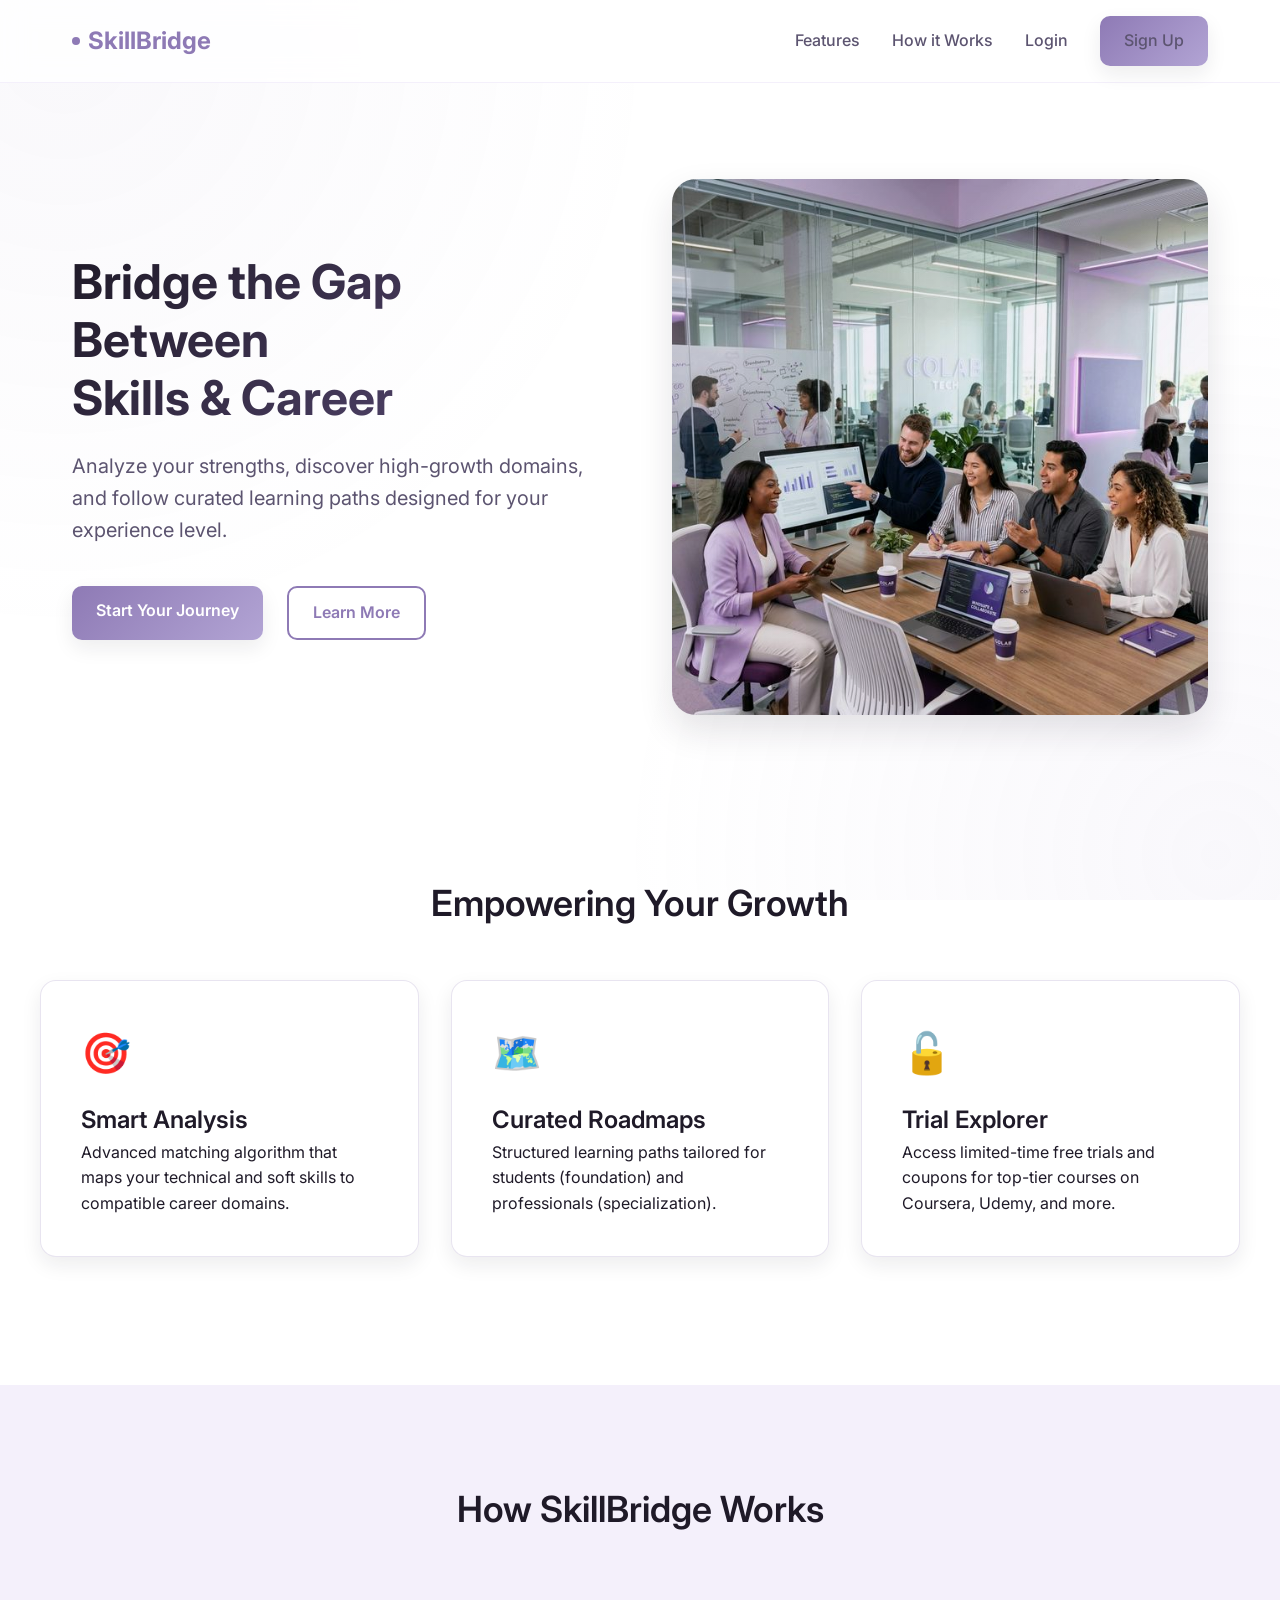
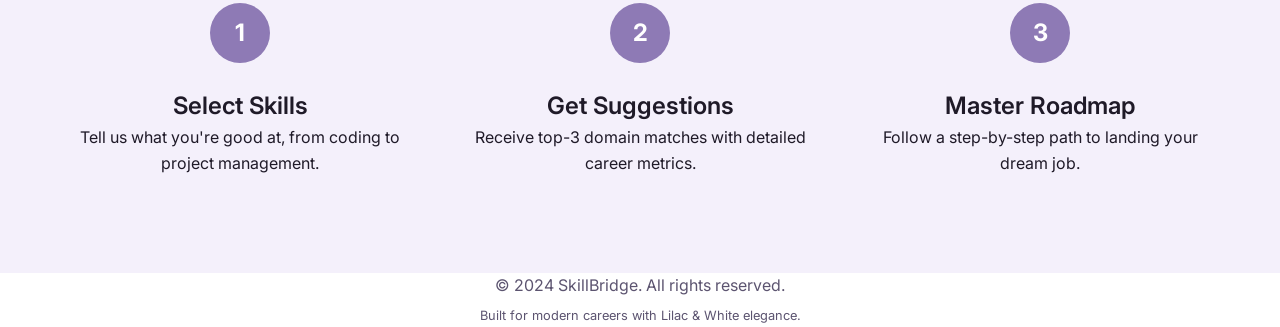
<file: frontend/index.html>
<!DOCTYPE html>
<html lang="en">
<head>
    <meta charset="UTF-8">
    <meta name="viewport" content="width=device-width, initial-scale=1.0">
    <title>SkillBridge | Connect Your Potential to Opportunity</title>
    <link rel="stylesheet" href="css/style.css?v=refresh">
</head>
<body>
    <nav>
        <div class="container">
            <a href="index.html" class="logo">
                <div class="logo-dot"></div>
                SkillBridge
            </a>
            <div class="nav-links">
                <a href="#features">Features</a>
                <a href="#how-it-works">How it Works</a>
                <div id="auth-links" class="nav-links">
                    <a href="auth.html">Login</a>
                    <a href="auth.html" class="btn btn-primary">Sign Up</a>
                </div>
                <div id="user-links" class="nav-links hidden">
                    <a href="dashboard.html">Dashboard</a>
                    <a href="#" onclick="api.logout()">Logout</a>
                </div>
            </div>
        </div>
    </nav>

    <main>
        <section class="hero container" style="display: flex; align-items: center; text-align: left; gap: 4rem; padding: 6rem 2rem;">
            <div style="flex: 1;">
                <h1 class="fade-in">Bridge the Gap Between <br><span class="text-primary">Skills & Career</span></h1>
                <p class="fade-in" style="animation-delay: 0.1s; margin-left: 0;">Analyze your strengths, discover high-growth domains, and follow curated learning paths designed for your experience level.</p>
                <div class="hero-actions fade-in" style="animation-delay: 0.2s; justify-content: flex-start;">
                    <a href="auth.html" class="btn btn-primary">Start Your Journey</a>
                    <a href="#how-it-works" class="btn btn-outline">Learn More</a>
                </div>
            </div>
            <div style="flex: 1;" class="fade-in">
                <div style="position: relative; width: 100%; border-radius: var(--radius-xl); overflow: hidden; box-shadow: var(--shadow-lg);">
                    <img src="assets/hero_people.png?v=refresh" alt="Happy students and professionals connecting" style="width: 100%; display: block; object-fit: cover;">
                    <!-- Subtle gradient overlay to blend with the theme -->
                    <div style="position: absolute; top: 0; left: 0; width: 100%; height: 100%; background: linear-gradient(135deg, rgba(142, 122, 181, 0.2) 0%, transparent 100%); mix-blend-mode: multiply;"></div>
                </div>
            </div>
        </section>

        <section id="features" class="container" style="padding: 4rem 0">
            <h2 style="text-align: center; margin-bottom: 3rem">Empowering Your Growth</h2>
            <div class="grid">
                <div class="glass-card fade-in" style="animation-delay: 0.3s">
                    <div style="font-size: 2.5rem; margin-bottom: 1rem">🎯</div>
                    <h3>Smart Analysis</h3>
                    <p>Advanced matching algorithm that maps your technical and soft skills to compatible career domains.</p>
                </div>
                <div class="glass-card fade-in" style="animation-delay: 0.4s">
                    <div style="font-size: 2.5rem; margin-bottom: 1rem">🗺️</div>
                    <h3>Curated Roadmaps</h3>
                    <p>Structured learning paths tailored for students (foundation) and professionals (specialization).</p>
                </div>
                <div class="glass-card fade-in" style="animation-delay: 0.5s">
                    <div style="font-size: 2.5rem; margin-bottom: 1rem">🔓</div>
                    <h3>Trial Explorer</h3>
                    <p>Access limited-time free trials and coupons for top-tier courses on Coursera, Udemy, and more.</p>
                </div>
            </div>
        </section>

        <section id="how-it-works" style="background: var(--secondary); padding: 6rem 0; margin-top: 4rem">
            <div class="container">
                <h2 style="text-align: center; margin-bottom: 4rem">How SkillBridge Works</h2>
                <div style="display: flex; gap: 4rem; flex-wrap: wrap; justify-content: center">
                    <div style="flex: 1; min-width: 250px; text-align: center">
                        <div style="width: 60px; height: 60px; background: var(--primary); color: white; border-radius: 50%; display: flex; align-items: center; justify-content: center; margin: 0 auto 1.5rem; font-weight: 700; font-size: 1.5rem">1</div>
                        <h3>Select Skills</h3>
                        <p>Tell us what you're good at, from coding to project management.</p>
                    </div>
                    <div style="flex: 1; min-width: 250px; text-align: center">
                        <div style="width: 60px; height: 60px; background: var(--primary); color: white; border-radius: 50%; display: flex; align-items: center; justify-content: center; margin: 0 auto 1.5rem; font-weight: 700; font-size: 1.5rem">2</div>
                        <h3>Get Suggestions</h3>
                        <p>Receive top-3 domain matches with detailed career metrics.</p>
                    </div>
                    <div style="flex: 1; min-width: 250px; text-align: center">
                        <div style="width: 60px; height: 60px; background: var(--primary); color: white; border-radius: 50%; display: flex; align-items: center; justify-content: center; margin: 0 auto 1.5rem; font-weight: 700; font-size: 1.5rem">3</div>
                        <h3>Master Roadmap</h3>
                        <p>Follow a step-by-step path to landing your dream job.</p>
                    </div>
                </div>
            </div>
        </section>
    </main>

    <footer class="container">
        <p>&copy; 2024 SkillBridge. All rights reserved.</p>
        <p style="margin-top: 0.5rem; font-size: 0.8rem">Built for modern careers with Lilac & White elegance.</p>
    </footer>

    <script src="js/api.js"></script>
    <script>
        document.addEventListener('DOMContentLoaded', () => {
            const user = api.getUser();
            if (user) {
                document.getElementById('auth-links').classList.add('hidden');
                document.getElementById('user-links').classList.remove('hidden');
            }
        });
    </script>
</body>
</html>
</file>
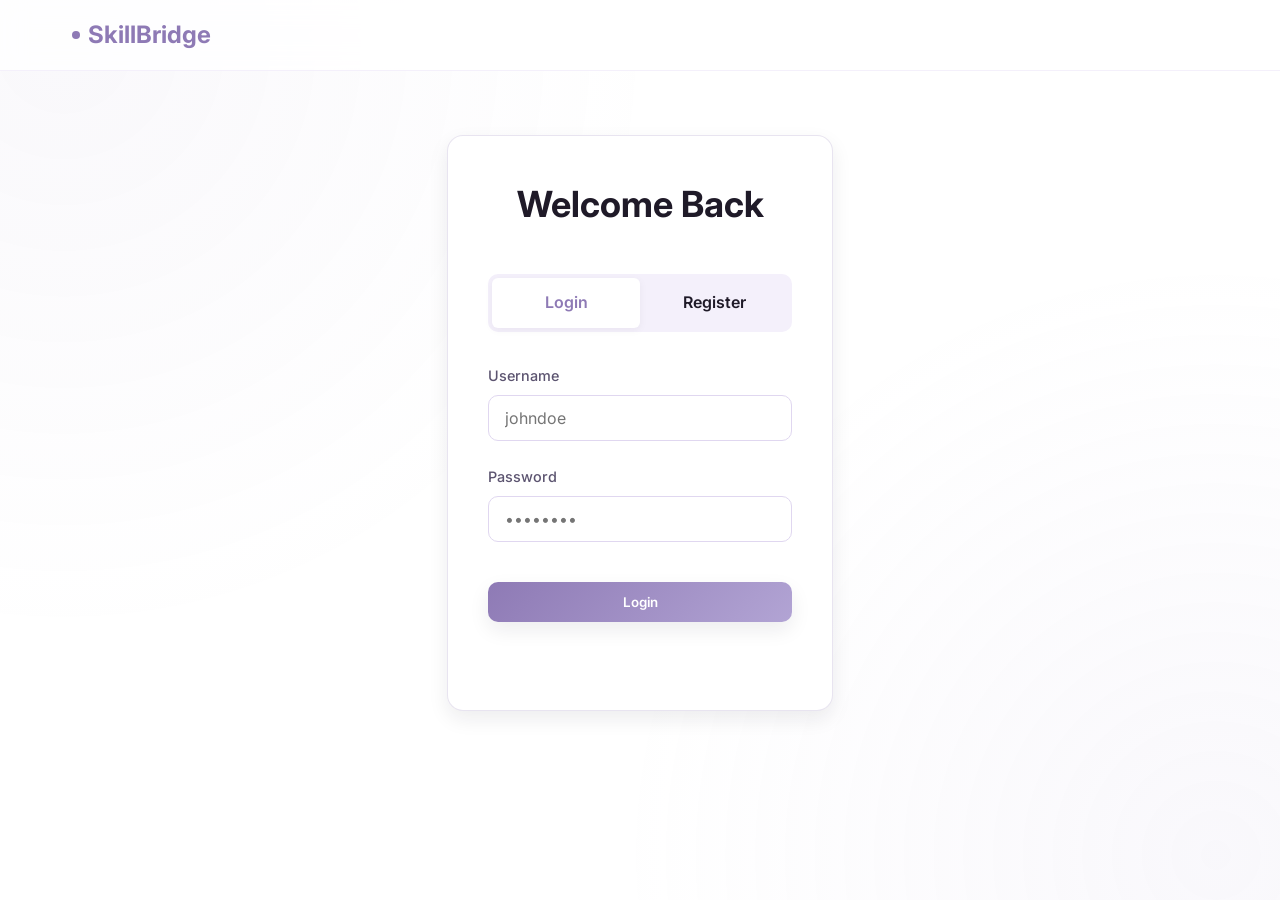
<file: frontend/auth.html>
<!DOCTYPE html>
<html lang="en">
<head>
    <meta charset="UTF-8">
    <meta name="viewport" content="width=device-width, initial-scale=1.0">
    <title>SkillBridge | Join Us</title>
    <link rel="stylesheet" href="css/style.css">
</head>
<body>
    <nav>
        <div class="container">
            <a href="index.html" class="logo"><div class="logo-dot"></div>SkillBridge</a>
        </div>
    </nav>

    <div class="auth-container container">
        <div class="glass-card fade-in" style="max-width: 480px; margin: 0 auto;">
            <h2 style="text-align: center; margin-bottom: 2.5rem; font-size: 2.25rem; font-weight: 700;" id="auth-title">Welcome Back</h2>
            
            <div class="auth-tabs">
                <div class="auth-tab active" id="tab-login" onclick="switchAuth('login')">Login</div>
                <div class="auth-tab" id="tab-register" onclick="switchAuth('register')">Register</div>
            </div>

            <form id="auth-form">
                <div id="step-1" class="auth-step">
                    <div id="username-group" class="form-group">
                        <label for="username">Username</label>
                        <input type="text" id="username" placeholder="johndoe" required>
                    </div>
                    <div class="form-group">
                        <label for="password">Password</label>
                        <input type="password" id="password" placeholder="••••••••" required>
                    </div>
                    <button type="button" class="btn btn-primary hidden" style="width: 100%; margin-top: 1rem" id="btn-next">Next</button>
                    <button type="submit" class="btn btn-primary" style="width: 100%; margin-top: 1rem" id="auth-submit">Login</button>
                </div>

                <div id="step-2" class="auth-step hidden">
                    <div class="form-group">
                        <label for="semester">Engineering Semester</label>
                        <select id="semester">
                            <option value="1">Semester 1</option>
                            <option value="2">Semester 2</option>
                            <option value="3">Semester 3</option>
                            <option value="4">Semester 4</option>
                            <option value="5">Semester 5</option>
                            <option value="6">Semester 6</option>
                            <option value="7">Semester 7</option>
                            <option value="8">Semester 8</option>
                        </select>
                    </div>
                    <div class="form-group">
                        <label for="branch">Branch</label>
                        <select id="branch" onchange="document.getElementById('other-branch').classList.toggle('hidden', this.value !== 'OTHER')">
                            <option value="CSE">Computer Science & Engineering</option>
                            <option value="IT">Information Technology</option>
                            <option value="ECE">Electronics & Communication</option>
                            <option value="MECH">Mechanical Engineering</option>
                            <option value="CIVIL">Civil Engineering</option>
                            <option value="OTHER">Other</option>
                        </select>
                        <input type="text" id="other-branch" placeholder="Please specify your branch" class="hidden" style="margin-top: 0.5rem; width: 100%;">
                    </div>
                    <div class="form-group">
                        <label>Interests</label>
                        <div class="interests-grid">
                            <label class="interest-pill"><input type="checkbox" name="interest" value="Software Engineering"> <span>Software Eng.</span></label>
                            <label class="interest-pill"><input type="checkbox" name="interest" value="Core Electronics & Hardware"> <span>Hardware/Electronics</span></label>
                            <label class="interest-pill"><input type="checkbox" name="interest" value="Mechanical & Automotive"> <span>Mechanical</span></label>
                            <label class="interest-pill"><input type="checkbox" name="interest" value="Civil & Infrastructure"> <span>Civil Eng.</span></label>
                            <label class="interest-pill"><input type="checkbox" name="interest" value="Data Science & AI"> <span>Data & AI</span></label>
                            <label class="interest-pill"><input type="checkbox" name="interest" value="Design & UX"> <span>Design & UX</span></label>
                            <label class="interest-pill"><input type="checkbox" name="interest" value="Management & Business"> <span>Management</span></label>
                            <label class="interest-pill"><input type="checkbox" name="interest" value="Research & Academics"> <span>Research</span></label>
                        </div>
                        <style>
                            .interests-grid {
                                display: grid; grid-template-columns: 1fr 1fr; gap: 0.75rem; margin-top: 0.75rem;
                            }
                            .interest-pill {
                                position: relative;
                                display: block;
                                cursor: pointer;
                            }
                            .interest-pill input {
                                position: absolute;
                                opacity: 0;
                                cursor: pointer;
                                height: 0;
                                width: 0;
                            }
                            .interest-pill span {
                                display: flex;
                                justify-content: center;
                                align-items: center;
                                padding: 0.6rem;
                                background: rgba(255, 255, 255, 0.05);
                                border: 1px solid rgba(255, 255, 255, 0.1);
                                border-radius: var(--radius-md, 8px);
                                font-size: 0.9rem;
                                color: var(--text-muted, #a1a1aa);
                                transition: all 0.2s ease;
                                text-align: center;
                            }
                            .interest-pill:hover span {
                                border-color: rgba(255, 255, 255, 0.3);
                                background: rgba(255, 255, 255, 0.08);
                            }
                            .interest-pill input:checked ~ span {
                                background: rgba(147, 51, 234, 0.15);
                                border-color: var(--primary, #9333ea);
                                color: var(--primary, #9333ea);
                                font-weight: 600;
                            }
                        </style>
                    </div>
                    <div style="display: flex; gap: 1rem; margin-top: 1.5rem">
                        <button type="button" class="btn btn-outline" style="flex: 1;" id="btn-prev">Back</button>
                        <button type="submit" class="btn btn-primary" style="flex: 1;" id="auth-submit-register">Register</button>
                    </div>
                </div>
            </form>
            
            <p id="auth-message" style="text-align: center; margin-top: 1.5rem; color: var(--error); font-size: 0.9rem; min-height: 1.5rem"></p>
        </div>
    </div>

    <script src="js/api.js"></script>
    <script src="js/auth.js"></script>
</body>
</html>
</file>
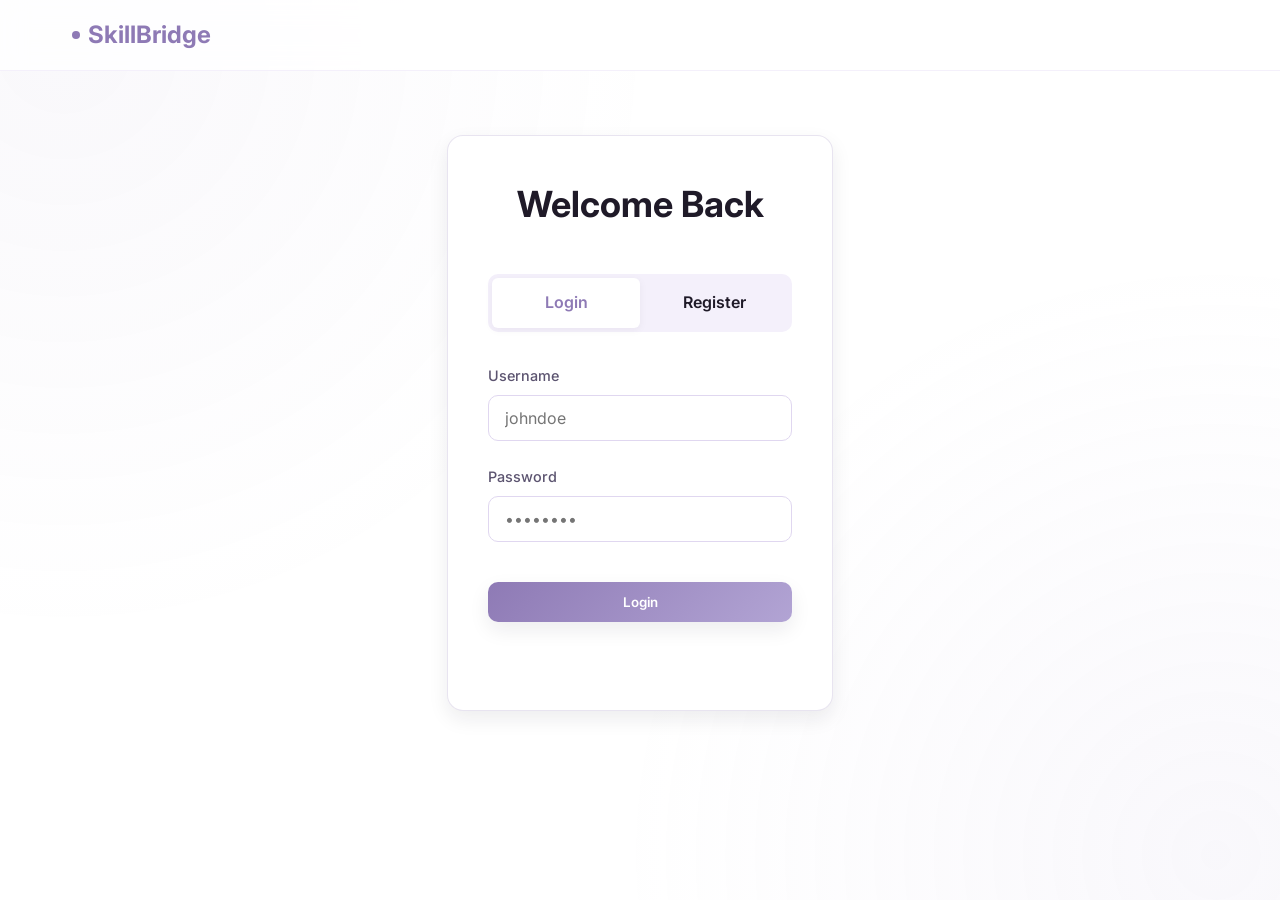
<file: frontend/dashboard.html>
<!DOCTYPE html>
<html lang="en">
<head>
    <meta charset="UTF-8">
    <meta name="viewport" content="width=device-width, initial-scale=1.0">
    <title>SkillBridge | Your Dashboard</title>
    <link rel="stylesheet" href="css/style.css">
    <style>
        .dash-header {
            display: flex;
            justify-content: space-between;
            align-items: center;
            margin-bottom: 4rem;
        }
        .user-stats {
            display: flex;
            gap: 2rem;
        }
        .stat-card {
            background: white;
            padding: 1.5rem;
            border-radius: var(--radius-md);
            border: 1px solid var(--secondary);
            text-align: center;
            min-width: 150px;
        }
        .stat-card h4 { font-size: 2rem; color: var(--primary); }
        .section-title {
            display: flex;
            justify-content: space-between;
            align-items: center;
            margin-bottom: 2rem;
            padding-bottom: 1rem;
            border-bottom: 2px solid var(--secondary);
        }
        .skill-tag {
            background: var(--primary);
            color: white;
            padding: 0.4rem 1rem;
            border-radius: 20px;
            font-size: 0.9rem;
            font-weight: 600;
        }
    </style>
</head>
<body>
    <nav>
        <div class="container">
            <a href="index.html" class="logo"><div class="logo-dot"></div>SkillBridge</a>
            <div class="nav-links">
                <a href="#" onclick="api.logout()">Logout</a>
            </div>
        </div>
    </nav>

    <div class="container" style="padding: 4rem 2rem;">
        <div id="active-path-container"></div>

        <div class="grid" style="margin-bottom: 4rem; grid-template-columns: repeat(auto-fit, minmax(240px, 1fr))">
            <div class="card" style="text-align: center; padding: 2rem">
                <h4 style="color: var(--text-light); font-size: 0.75rem; text-transform: uppercase; letter-spacing: 1px;">Skills Identified</h4>
                <p id="stat-skills" style="font-size: 3rem; font-weight: 800; color: var(--primary); margin-top: 1rem">0</p>
            </div>
            <div class="card" style="text-align: center; padding: 2rem">
                <h4 style="color: var(--text-light); font-size: 0.75rem; text-transform: uppercase; letter-spacing: 1px;">Trials Started</h4>
                <p id="stat-trials" style="font-size: 3rem; font-weight: 800; color: #FFA000; margin-top: 1rem">0</p>
            </div>
            <div class="card" style="text-align: center; padding: 2rem">
                <h4 style="color: var(--text-light); font-size: 0.75rem; text-transform: uppercase; letter-spacing: 1px;">Completed</h4>
                <p id="stat-completed" style="font-size: 3rem; font-weight: 800; color: var(--success); margin-top: 1rem">0</p>
            </div>
            <div class="card" style="text-align: center; padding: 2rem">
                <h4 style="color: var(--text-light); font-size: 0.75rem; text-transform: uppercase; letter-spacing: 1px;">Bookmarks</h4>
                <p id="stat-bookmarks" style="font-size: 3rem; font-weight: 800; color: var(--primary-dark); margin-top: 1rem">0</p>
            </div>
        </div>

        <div class="grid" style="grid-template-columns: 1fr 2fr; gap: 3rem">
            <div>
                <h3 style="margin-bottom: 2rem">My Skills</h3>
                <div id="dashboard-skills" style="display: flex; flex-wrap: wrap; gap: 0.75rem">
                    <!-- Skills will be loaded here -->
                </div>
                <a href="skills.html" class="btn btn-outline" style="margin-top: 2rem; display: inline-block">Update Skills</a>
            </div>
            
            <div>
                <h3 style="margin-bottom: 2rem">Recent Activity & Bookmarks</h3>
                <div id="dashboard-bookmarks">
                    <!-- Bookmarks will be loaded here -->
                </div>
            </div>
        </div>
    </div>


    <script src="js/api.js"></script>
    <script>checkAuth();</script>
    <script src="js/dashboard.js"></script>
</body>
</html>
</file>
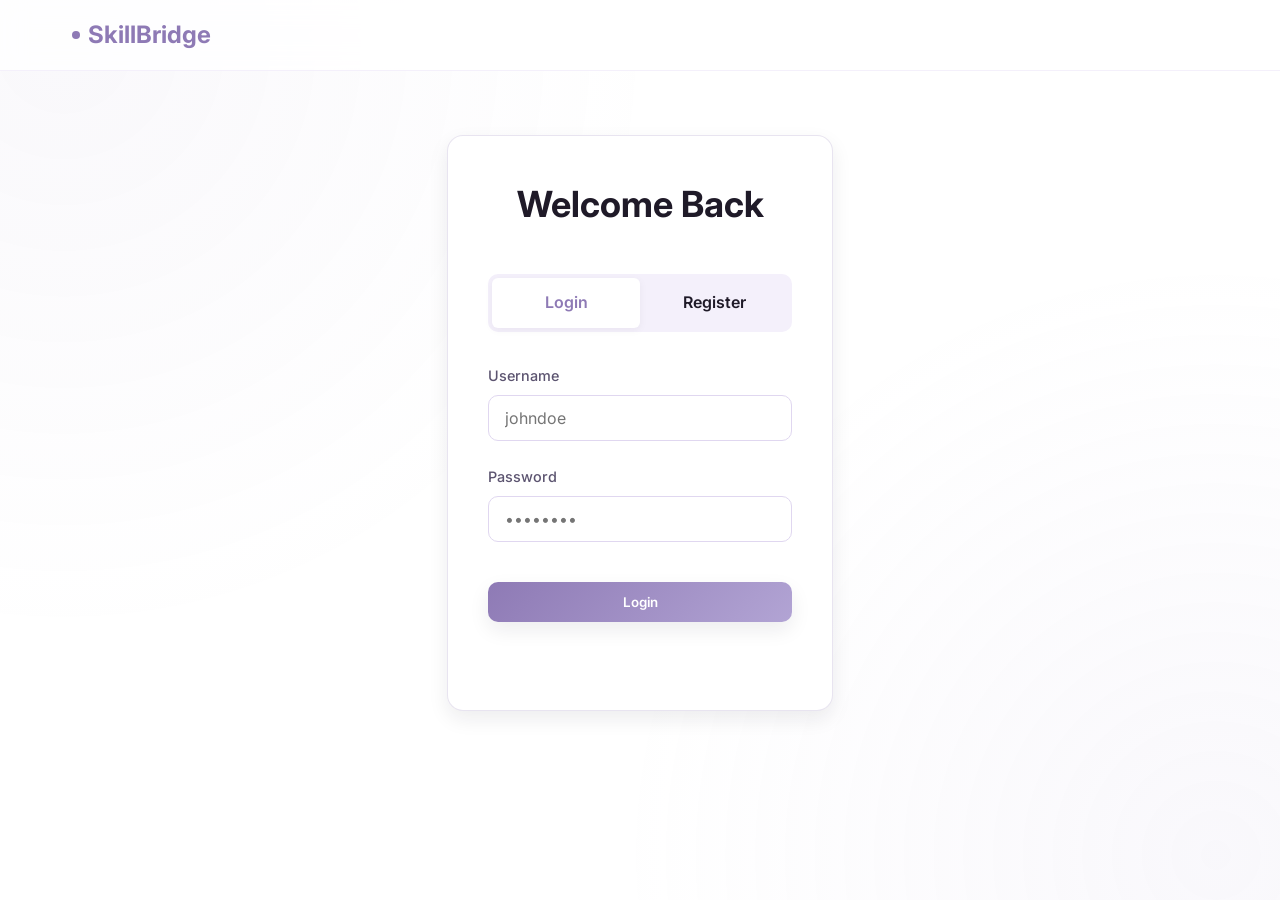
<file: frontend/domains.html>
<!DOCTYPE html>
<html lang="en">
<head>
    <meta charset="UTF-8">
    <meta name="viewport" content="width=device-width, initial-scale=1.0">
    <title>SkillBridge | Your Best Matches</title>
    <link rel="stylesheet" href="css/style.css">
</head>
<body>
    <nav>
        <div class="container">
            <a href="index.html" class="logo"><div class="logo-dot"></div>SkillBridge</a>
            <div class="nav-links">
                <a href="dashboard.html">Dashboard</a>
                <a href="#" onclick="api.logout()">Logout</a>
            </div>
        </div>
    </nav>

    <div class="container" style="padding: 4rem 2rem;">
        <div style="margin-bottom: 3rem; text-align: center;">
            <h1>Recommended for You</h1>
            <p style="color: var(--text-muted); margin-top: 0.5rem">Based on your unique skill profile, we've identified these top career paths.</p>
        </div>

        <!-- Trending Strip -->
        <div id="trending-container" style="margin-bottom: 3rem">
            <h4 style="margin-bottom: 1rem; color: var(--text-muted); font-size: 0.8rem; text-transform: uppercase; letter-spacing: 1px;">Trending Domains</h4>
            <div id="trending-strip" class="trending-strip">
                <!-- Trending pills will be injected here -->
            </div>
        </div>

        <div id="domains-grid" class="grid" style="margin-top: 3rem">
            <!-- Domain matches will be loaded here -->
            <p>Analyzing your potential...</p>
        </div>

        <div style="text-align: center; margin-top: 4rem">
            <a href="skills.html" class="btn btn-outline">← Back to Skills</a>
        </div>
    </div>


    <script src="js/api.js"></script>
    <script>checkAuth();</script>
    <script src="js/domains.js"></script>
</body>
</html>
</file>
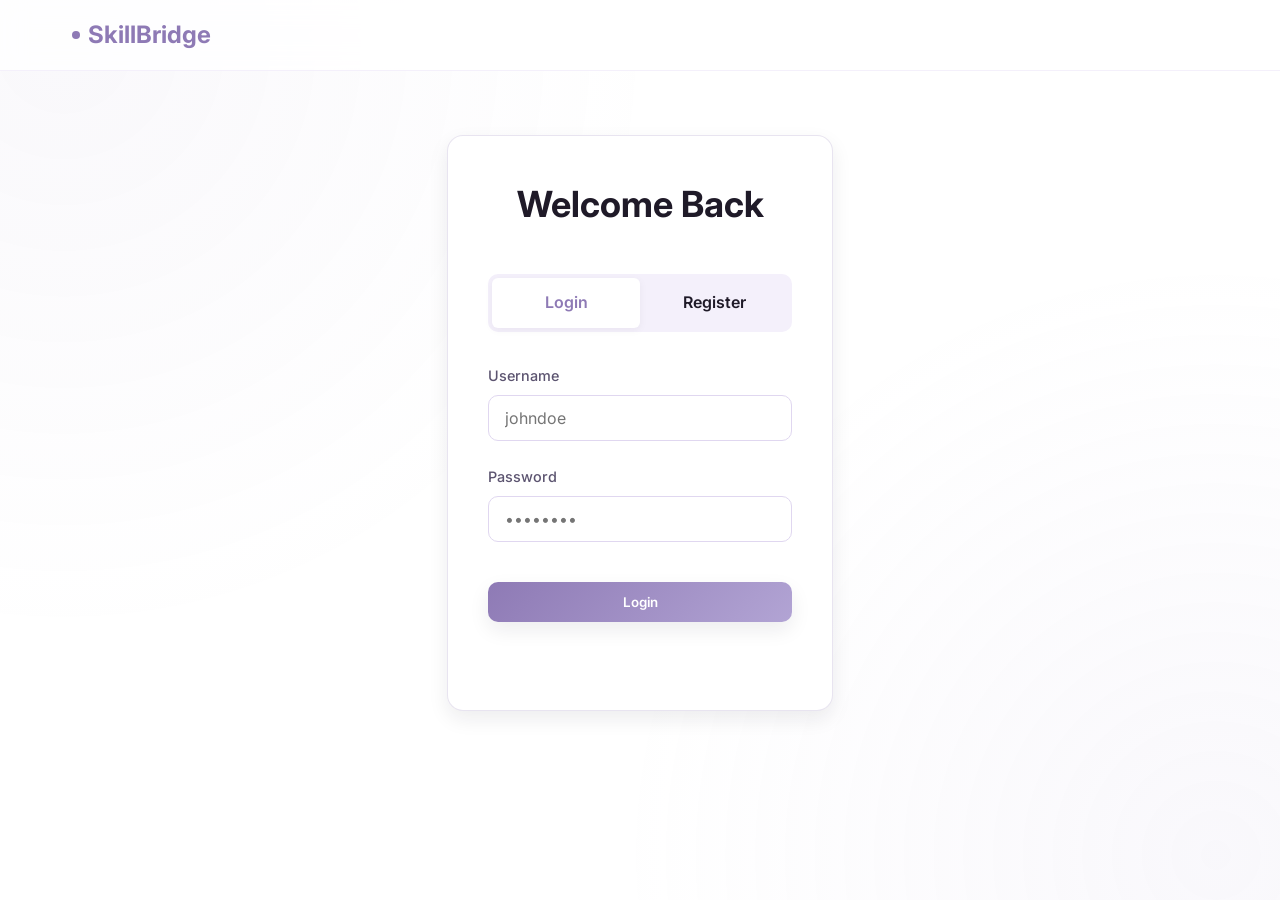
<file: frontend/onboarding.html>
<!DOCTYPE html>
<html lang="en">
<head>
    <meta charset="UTF-8">
    <meta name="viewport" content="width=device-width, initial-scale=1.0">
    <title>SkillBridge | Welcome</title>
    <link rel="stylesheet" href="css/style.css">
    <style>
        .question-card {
            background: rgba(255, 255, 255, 0.03);
            border: 1px solid rgba(255, 255, 255, 0.1);
            border-radius: var(--radius-lg);
            padding: 1.5rem;
            margin-bottom: 1.5rem;
        }
        .question-title {
            font-size: 1.1rem;
            font-weight: 600;
            margin-bottom: 1rem;
            color: var(--text);
        }
        .options-group {
            display: flex;
            flex-direction: column;
            gap: 0.75rem;
        }
        .option-label {
            display: flex;
            align-items: center;
            gap: 0.75rem;
            padding: 0.75rem 1rem;
            border: 1px solid rgba(255, 255, 255, 0.1);
            border-radius: var(--radius-md);
            cursor: pointer;
            transition: all 0.2s ease;
        }
        .option-label:hover {
            border-color: var(--primary);
            background: rgba(147, 51, 234, 0.05);
        }
        .option-label input[type="radio"] {
            accent-color: var(--primary);
        }
        .onboarding-header {
            text-align: center;
            margin-bottom: 2rem;
        }
        .onboarding-header h2 {
            font-size: 2rem;
            margin-bottom: 0.5rem;
        }
        .onboarding-header p {
            color: var(--text-muted);
        }
    </style>
</head>
<body>
    <nav>
        <div class="container">
            <a href="index.html" class="logo"><div class="logo-dot"></div>SkillBridge</a>
        </div>
    </nav>

    <div class="container" style="max-width: 600px; padding-top: 4rem;">
        <div class="glass-card fade-in">
            <div class="onboarding-header">
                <h2>Just a few questions...</h2>
                <p>We want to personalize your roadmap based on your profile.</p>
            </div>
            
            <form id="onboarding-form">
                <div id="questions-container">
                    <!-- Dynamic questions will show here -->
                </div>
                
                <button type="submit" class="btn btn-primary" style="width: 100%; margin-top: 1rem;">Continue to Dashboard</button>
            </form>
        </div>
    </div>

    <script src="js/api.js"></script>
    <script src="js/onboarding.js"></script>
</body>
</html>
</file>
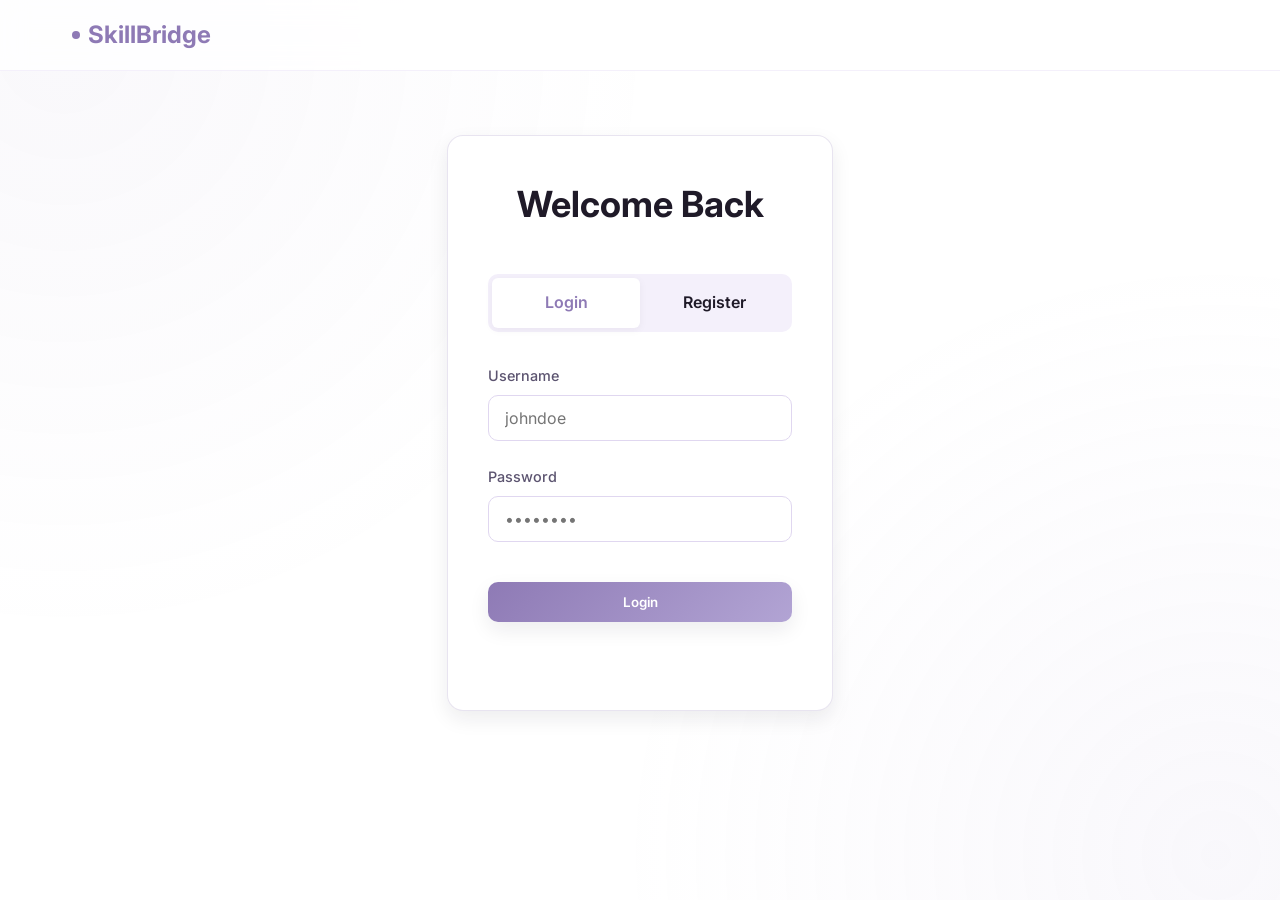
<file: frontend/roadmap.html>
<!DOCTYPE html>
<html lang="en">
<head>
    <meta charset="UTF-8">
    <meta name="viewport" content="width=device-width, initial-scale=1.0">
    <title>SkillBridge | Your Learning Roadmap</title>
    <link rel="stylesheet" href="css/style.css">
    <style>
        .course-card {
            background: white;
            padding: 2.5rem;
            border-radius: var(--radius-lg);
            border: 1px solid var(--secondary);
            display: flex;
            gap: 2.5rem;
            align-items: center;
            margin-bottom: 2.5rem;
            transition: all 0.3s cubic-bezier(0.4, 0, 0.2, 1);
            box-shadow: var(--shadow-sm);
        }
        .course-card:hover { 
            transform: translateY(-8px);
            border-color: var(--primary-light); 
            box-shadow: var(--shadow-lg); 
        }
        .platform-badge {
            background: var(--secondary);
            color: var(--primary-dark);
            padding: 0.3rem 0.8rem;
            border-radius: 6px;
            font-size: 0.75rem;
            font-weight: 800;
            display: inline-block;
            margin-bottom: 0.75rem;
            text-transform: uppercase;
            letter-spacing: 0.5px;
        }
        .trial-badge {
            background: #E8F5E9;
            color: #2E7D32;
            padding: 0.2rem 0.6rem;
            border-radius: 4px;
            font-size: 0.7rem;
            font-weight: 800;
            margin-left: 0.75rem;
            text-transform: uppercase;
        }
        .bookmark-btn {
            background: white;
            border: 1px solid var(--secondary);
            color: var(--text-light);
            width: 48px;
            height: 48px;
            border-radius: 50%;
            display: flex;
            align-items: center;
            justify-content: center;
            cursor: pointer;
            transition: all 0.3s;
            box-shadow: var(--shadow-sm);
        }
        .bookmark-btn:hover {
            border-color: var(--primary);
            color: var(--primary);
            transform: scale(1.1);
        }
        .bookmark-btn.active {
            background: var(--primary);
            color: white;
            border-color: var(--primary);
        }
        .filter-bar {
            background: var(--white);
            padding: 1.5rem 2.5rem;
            border-radius: var(--radius-lg);
            display: flex;
            gap: 2.5rem;
            margin-bottom: 4rem;
            align-items: center;
            border: 1px solid var(--secondary);
            box-shadow: var(--shadow-sm);
        }
        .roadmap-step {
            position: relative;
        }
        .roadmap-step::before {
            content: '';
            position: absolute;
            left: -32px;
            top: 0;
            bottom: -2.5rem;
            width: 2px;
            background: var(--primary-light);
            opacity: 0.5;
        }
        .roadmap-step:last-child::before { display: none; }
        .step-num {
            position: absolute;
            left: -42px;
            top: 2.5rem;
            width: 20px;
            height: 20px;
            background: var(--primary);
            border: 4px solid var(--background);
            border-radius: 50%;
            z-index: 1;
        }
    </style>
</head>
<body>
    <nav>
        <div class="container">
            <a href="index.html" class="logo"><div class="logo-dot"></div>SkillBridge</a>
            <div class="nav-links">
                <a href="dashboard.html">Dashboard</a>
                <a href="#" onclick="api.logout()">Logout</a>
            </div>
        </div>
    </nav>

    <div class="container" style="padding: 4rem 2rem;">
        <div id="roadmap-header" style="margin-bottom: 3rem">
            <h1 id="domain-name">Loading...</h1>
            <p id="domain-desc" style="color: var(--text-muted); max-width: 800px; margin-top: 1rem"></p>
        </div>

        <div class="filter-bar">
            <span style="font-weight: 600">Filters:</span>
            <label><input type="checkbox" id="filter-free"> Free Courses</label>
            <label><input type="checkbox" id="filter-trial"> Has Trial</label>
            <select id="filter-duration" style="background: white; border: none; padding: 0.5rem; border-radius: 4px;">
                <option value="all">Any Duration</option>
                <option value="short">Short (&lt; 8 weeks)</option>
                <option value="long">Long (&gt; 8 weeks)</option>
            </select>
            
            <div style="margin-left: auto; display: flex; gap: 1rem; align-items: center;">
                <span style="font-size: 0.8rem; color: var(--text-muted);">Switch Domain:</span>
                <select id="domain-switcher" style="background: white; border: 1px solid var(--secondary); padding: 0.5rem; border-radius: 4px; font-weight: 600;">
                    <!-- Domains will be loaded here -->
                </select>
            </div>
        </div>

        <div id="roadmap-levels">
            <!-- Level 1 -->
            <div class="level-section" id="level-1">
                <div class="level-header">
                    <div class="level-badge">1</div>
                    <div>
                        <h2 style="font-size: 1.25rem">Foundation</h2>
                        <p style="font-size: 0.85rem; color: var(--text-muted)">Master the core basics and essential tools.</p>
                    </div>
                </div>
                <div class="courses-grid" id="courses-level-1" style="padding-left: 3rem"></div>
            </div>

            <!-- Level 2 -->
            <div class="level-section" id="level-2">
                <div class="level-header">
                    <div class="level-badge">2</div>
                    <div>
                        <h2 style="font-size: 1.25rem">Core Skills</h2>
                        <p style="font-size: 0.85rem; color: var(--text-muted)">Build real-world projects and deepen your knowledge.</p>
                    </div>
                </div>
                <div class="courses-grid" id="courses-level-2" style="padding-left: 3rem"></div>
            </div>

            <!-- Level 3 -->
            <div class="level-section" id="level-3">
                <div class="level-header">
                    <div class="level-badge">3</div>
                    <div>
                        <h2 style="font-size: 1.25rem">Advanced / Specialization</h2>
                        <p style="font-size: 0.85rem; color: var(--text-muted)">Get certified and master industry-level complexities.</p>
                    </div>
                </div>
                <div class="courses-grid" id="courses-level-3" style="padding-left: 3rem"></div>
            </div>
        </div>
    </div>

    <!-- Commitment Bar -->
    <div id="commit-bar" class="commit-bar hidden">
        <div>
            <h4 style="font-size: 0.9rem">Ready to commit?</h4>
            <p style="font-size: 0.75rem; color: var(--text-muted)">Save this path to your dashboard to track your full progress.</p>
        </div>
        <button id="commit-btn" class="btn btn-primary">Commit to this Path</button>
    </div>


    <script src="js/api.js"></script>
    <script>checkAuth();</script>
    <script src="js/roadmap.js"></script>
</body>
</html>
</file>
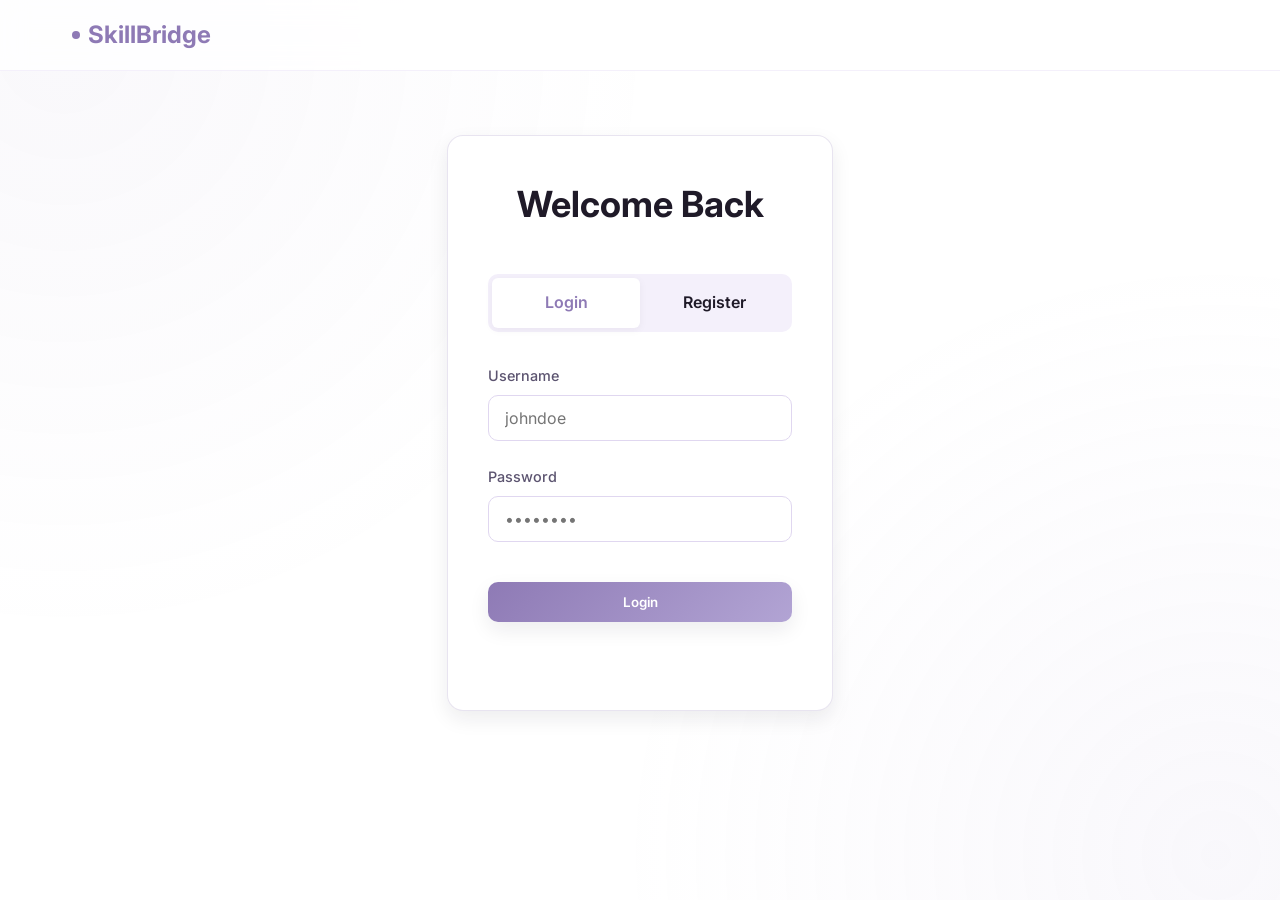
<file: frontend/skills.html>
<!DOCTYPE html>
<html lang="en">
<head>
    <meta charset="UTF-8">
    <meta name="viewport" content="width=device-width, initial-scale=1.0">
    <title>SkillBridge | Select Your Skills</title>
    <link rel="stylesheet" href="css/style.css">
</head>
<body>
    <nav>
        <div class="container">
            <a href="index.html" class="logo"><div class="logo-dot"></div>SkillBridge</a>
            <div class="nav-links" id="user-links">
                <a href="dashboard.html">Dashboard</a>
                <a href="#" onclick="api.logout()">Logout</a>
            </div>
        </div>
    </nav>

    <div class="container" style="max-width: 900px; padding: 4rem 2rem;">
        <div class="glass-card fade-in">
            <h2 style="margin-bottom: 1rem">What are your top skills?</h2>
            <p style="color: var(--text-muted); margin-bottom: 2rem">Select at least 3 skills to help us find the perfect domain for you.</p>
            
            <div class="form-group" style="max-width: 300px; margin-bottom: 2rem;">
                <label for="experience">Current Level</label>
                <select id="experience">
                    <option value="student">Student / Beginner</option>
                    <option value="professional">Professional / Advanced</option>
                </select>
            </div>

            <div id="skills-container" class="skill-grid">
                <!-- Skills will be loaded here -->
                <p>Loading skills...</p>
            </div>

            <div style="display: flex; justify-content: space-between; align-items: center; margin-top: 2rem">
                <p id="selection-count" style="font-weight: 600; color: var(--primary)">0 skills selected</p>
                <button id="analyze-btn" class="btn btn-primary" disabled>Analyze My Profile</button>
            </div>
        </div>
    </div>

    <script src="js/api.js"></script>
    <script>
        checkAuth();
        const user = api.getUser();
        if (user && user.experience_level) {
            document.getElementById('experience').value = user.experience_level;
        }
    </script>
    <script src="js/skills.js"></script>
</body>
</html>
</file>
<file: frontend/css/style.css>
@import url('https://fonts.googleapis.com/css2?family=Inter:wght@300;400;500;600;700&display=swap');

:root {
    /* High-Tech Professional Theme Palette */
    --primary: #8E7AB5;
    --primary-light: #B2A4D4;
    --primary-dark: #5D4D7A;
    --secondary: #F4F0FB;
    --accent: #D1C4E9;
    --background: #FFFFFF;
    --surface: #FDFBFF;
    --text-main: #1F1A28;
    --text-muted: #5C5470;
    --text-light: #8E86A0;
    --white: #FFFFFF;
    --error: #FF5252;
    --success: #4CAF50;
    
    /* Refined Effects */
    --shadow-sm: 0 2px 8px rgba(31, 26, 40, 0.05);
    --shadow-md: 0 8px 20px rgba(31, 26, 40, 0.08);
    --shadow-lg: 0 15px 35px rgba(31, 26, 40, 0.12);
    --glass: rgba(255, 255, 255, 0.85);
    --glass-border: rgba(142, 122, 181, 0.2);
    --radius-sm: 6px;
    --radius-md: 10px;
    --radius-lg: 16px;
    --radius-xl: 24px;
}

* {
    margin: 0;
    padding: 0;
    box-sizing: border-box;
    font-family: 'Inter', sans-serif;
}

body {
    background-color: var(--background);
    color: var(--text-main);
    line-height: 1.6;
    overflow-x: hidden;
}

/* Background Gradients */
body::before {
    content: '';
    position: fixed;
    top: 0;
    left: 0;
    width: 100%;
    height: 100%;
    background: radial-gradient(circle at 5% 5%, rgba(142, 122, 181, 0.05) 0%, transparent 40%),
                radial-gradient(circle at 95% 95%, rgba(178, 164, 212, 0.08) 0%, transparent 40%);
    z-index: -1;
}

a {
    text-decoration: none;
    color: inherit;
    transition: 0.3s;
}

ul {
    list-style: none;
}

.container {
    max-width: 1200px;
    margin: 0 auto;
    padding: 0 2rem;
}

/* Typography */
h1 { font-size: 3rem; font-weight: 700; line-height: 1.2; }
h2 { font-size: 2.25rem; font-weight: 600; }
h3 { font-size: 1.5rem; font-weight: 600; }

/* Buttons */
.btn {
    display: inline-block;
    padding: 0.75rem 1.5rem;
    border-radius: var(--radius-md);
    font-weight: 600;
    cursor: pointer;
    transition: all 0.3s ease;
    border: none;
    text-align: center;
}

.btn-primary {
    background: linear-gradient(135deg, var(--primary), var(--primary-light));
    color: white;
    box-shadow: var(--shadow-md);
}

.btn-primary:hover {
    transform: translateY(-2px);
    box-shadow: var(--shadow-lg);
    filter: brightness(1.05);
}

.btn-outline {
    background: transparent;
    border: 2px solid var(--primary);
    color: var(--primary);
}

.btn-outline:hover {
    background: var(--secondary);
    border-color: var(--primary-dark);
    color: var(--primary-dark);
}

.btn-text {
    color: var(--primary);
    padding: 0.5rem;
}

/* Glass Card */
.glass-card, .card {
    background: var(--white);
    border: 1px solid var(--glass-border);
    border-radius: var(--radius-lg);
    padding: 2.5rem;
    box-shadow: var(--shadow-md);
    transition: all 0.3s cubic-bezier(0.4, 0, 0.2, 1);
}

.glass-card:hover, .card:hover {
    transform: translateY(-8px);
    box-shadow: var(--shadow-lg);
    border-color: var(--primary-light);
}

.platform-badge {
    display: inline-block;
    padding: 0.2rem 0.6rem;
    border-radius: 4px;
    font-weight: 700;
    text-transform: uppercase;
    letter-spacing: 0.5px;
}

/* Navigation */
nav {
    padding: 1rem 0;
    position: sticky;
    top: 0;
    background: rgba(255, 255, 255, 0.8);
    backdrop-filter: blur(12px);
    -webkit-backdrop-filter: blur(12px);
    z-index: 100;
    border-bottom: 1px solid var(--secondary);
}

nav .container {
    display: flex;
    justify-content: space-between;
    align-items: center;
}

.logo {
    font-size: 1.5rem;
    font-weight: 700;
    color: var(--primary);
    display: flex;
    align-items: center;
    gap: 0.5rem;
}

.logo-dot {
    width: 8px;
    height: 8px;
    background: var(--primary);
    border-radius: 50%;
}

.nav-links {
    display: flex;
    gap: 2rem;
    align-items: center;
}

.nav-links a {
    font-weight: 500;
    color: var(--text-muted);
}

.nav-links a:hover, .nav-links a.active {
    color: var(--primary);
}

/* Hero Section */
.hero {
    padding: 8rem 0 4rem;
    text-align: center;
}

.hero h1 {
    margin-bottom: 1.5rem;
    background: linear-gradient(135deg, var(--text-main), var(--primary-dark));
    background-clip: text;
    -webkit-background-clip: text;
    -webkit-text-fill-color: transparent;
}

.hero p {
    font-size: 1.25rem;
    color: var(--text-muted);
    max-width: 700px;
    margin: 0 auto 2.5rem;
}

.hero-actions {
    display: flex;
    justify-content: center;
    gap: 1.5rem;
}

/* Auth Pages */
.auth-container {
    max-width: 450px;
    margin: 4rem auto;
}

.auth-tabs {
    display: flex;
    margin-bottom: 2rem;
    background: var(--secondary);
    border-radius: var(--radius-md);
    padding: 0.25rem;
}

.auth-tab {
    flex: 1;
    text-align: center;
    padding: 0.75rem;
    border-radius: var(--radius-sm);
    cursor: pointer;
    font-weight: 600;
    transition: 0.3s;
}

.auth-tab.active {
    background: white;
    color: var(--primary);
    box-shadow: var(--shadow-sm);
}

.form-group {
    margin-bottom: 1.5rem;
}

.form-group label {
    display: block;
    margin-bottom: 0.5rem;
    font-weight: 500;
    font-size: 0.9rem;
    color: var(--text-muted);
}

.form-group input, .form-group select {
    width: 100%;
    padding: 0.75rem 1rem;
    border: 1px solid #E0D7F0;
    border-radius: var(--radius-md);
    background: white;
    transition: 0.3s;
    font-size: 1rem;
}

.form-group input:focus {
    outline: none;
    border-color: var(--primary);
    box-shadow: 0 0 0 3px rgba(155, 137, 196, 0.1);
}

/* Footer */
footer {
    padding: 4rem 0 2rem;
    text-align: center;
    color: var(--text-muted);
}

/* Utilities */
.text-primary { color: var(--primary); }
.mt-4 { margin-top: 1rem; }
.mb-4 { margin-bottom: 1rem; }
.hidden { display: none; }

/* Dashboard & Cards */
.grid {
    display: grid;
    grid-template-columns: repeat(auto-fill, minmax(300px, 1fr));
    gap: 2rem;
    margin-top: 2rem;
}

/* Skill Selection */
.skill-grid {
    display: grid;
    grid-template-columns: repeat(auto-fill, minmax(150px, 1fr));
    gap: 1rem;
    margin: 2rem 0;
}

.skill-chip {
    padding: 1rem;
    background: white;
    border: 1px solid var(--secondary);
    border-radius: var(--radius-md);
    cursor: pointer;
    text-align: center;
    transition: all 0.2s;
    font-size: 0.9rem;
    display: flex;
    flex-direction: column;
    align-items: center;
    gap: 0.5rem;
}

.skill-chip i { font-size: 1.5rem; }

.skill-chip:hover {
    border-color: var(--primary-light);
    transform: translateY(-2px);
    box-shadow: var(--shadow-sm);
}

.skill-chip.selected {
    background: var(--primary);
    color: white;
    border-color: var(--primary);
    box-shadow: var(--shadow-md);
}

/* Domain Cards */
.domain-card {
    background: var(--white);
    padding: 2.5rem;
    border-radius: var(--radius-lg);
    border: 1px solid var(--secondary);
    text-align: left;
    height: 100%;
    display: flex;
    flex-direction: column;
    transition: all 0.3s cubic-bezier(0.4, 0, 0.2, 1);
    box-shadow: var(--shadow-sm);
    position: relative;
}

.domain-card:hover {
    transform: translateY(-5px);
}

.match-badge {
    position: absolute;
    top: -10px;
    right: 20px;
    background: var(--primary);
    color: white;
    padding: 0.5rem 1rem;
    border-radius: 20px;
    font-weight: 700;
    font-size: 0.8rem;
    box-shadow: var(--shadow-md);
    z-index: 1;
}

.score-circle {
    width: 60px;
    height: 60px;
    background: var(--secondary);
    border-radius: 50%;
    display: flex;
    align-items: center;
    justify-content: center;
    font-size: 1.5rem;
    color: var(--primary);
    margin-bottom: 1.5rem;
    border: 3px solid var(--primary-light);
}

.career-list {
    display: flex;
    flex-wrap: wrap;
    gap: 0.5rem;
}

.tag {
    background: var(--secondary);
    color: var(--primary-dark);
    padding: 0.25rem 0.75rem;
    border-radius: 20px;
    font-size: 0.75rem;
    font-weight: 600;
}


/* Animations */
@keyframes fadeIn {
    from { opacity: 0; transform: translateY(10px); }
    to { opacity: 1; transform: translateY(0); }
}

@keyframes float {
    0% { transform: translateY(0px); }
    50% { transform: translateY(-20px); }
    100% { transform: translateY(0px); }
}

.fade-in {
    animation: fadeIn 0.5s ease-out forwards;
}

/* ── Enhancement v2 Styles ────────────────────────────────────────── */
.top-pick-badge {
    position: absolute;
    top: -12px;
    left: 20px;
    background: linear-gradient(135deg, #FFD700, #FFA500);
    color: #5D4037;
    padding: 4px 12px;
    border-radius: 20px;
    font-size: 0.75rem;
    font-weight: 800;
    text-transform: uppercase;
    box-shadow: 0 4px 10px rgba(255, 215, 0, 0.4);
    z-index: 2;
    display: flex;
    align-items: center;
    gap: 4px;
}

.trending-strip {
    display: flex;
    gap: 1rem;
    overflow-x: auto;
    padding: 1rem 0;
    margin-bottom: 2rem;
    scrollbar-width: none;
}
.trending-strip::-webkit-scrollbar { display: none; }

.trending-pill {
    background: white;
    padding: 0.6rem 1.2rem;
    border-radius: 30px;
    border: 1px solid var(--secondary);
    display: flex;
    align-items: center;
    gap: 0.5rem;
    white-space: nowrap;
    transition: 0.3s;
    cursor: pointer;
    font-size: 0.9rem;
    font-weight: 600;
    color: var(--text-muted);
}
.trending-pill:hover { border-color: var(--primary); color: var(--primary); transform: translateY(-2px); }

.level-section {
    margin-bottom: 4rem;
}
.level-header {
    display: flex;
    align-items: center;
    gap: 1rem;
    margin-bottom: 2rem;
    padding-bottom: 1rem;
    border-bottom: 2px solid var(--secondary);
}
.level-badge {
    background: var(--primary-light);
    color: var(--primary-dark);
    width: 32px;
    height: 32px;
    border-radius: 50%;
    display: flex;
    align-items: center;
    justify-content: center;
    font-weight: 800;
}

.countdown-badge {
    background: #FFF3E0;
    color: #E65100;
    padding: 4px 10px;
    border-radius: 6px;
    font-size: 0.75rem;
    font-weight: 700;
    display: inline-flex;
    align-items: center;
    gap: 4px;
}

.status-indicator {
    display: flex;
    align-items: center;
    gap: 6px;
    font-size: 0.8rem;
    font-weight: 600;
}
.status-dot { width: 8px; height: 8px; border-radius: 50%; }
.status-dot.tried { background: #FFB300; box-shadow: 0 0 8px #FFB300; }
.status-dot.completed { background: #4CAF50; box-shadow: 0 0 8px #4CAF50; }

.action-btns { display: flex; gap: 1rem; margin-top: 1.5rem; }

.commit-bar {
    position: fixed;
    bottom: 30px;
    left: 50%;
    transform: translateX(-50%);
    background: rgba(255, 255, 255, 0.9);
    backdrop-filter: blur(10px);
    padding: 1.5rem 3rem;
    border-radius: 50px;
    box-shadow: 0 10px 40px rgba(0,0,0,0.1);
    display: flex;
    align-items: center;
    gap: 2rem;
    z-index: 100;
    border: 1px solid var(--secondary);
}

.active-path-card {
    background: linear-gradient(135deg, var(--primary), var(--primary-dark));
    color: white;
    padding: 2rem;
    border-radius: var(--radius-lg);
    margin-bottom: 3rem;
    display: flex;
    justify-content: space-between;
    align-items: center;
}
</file>
